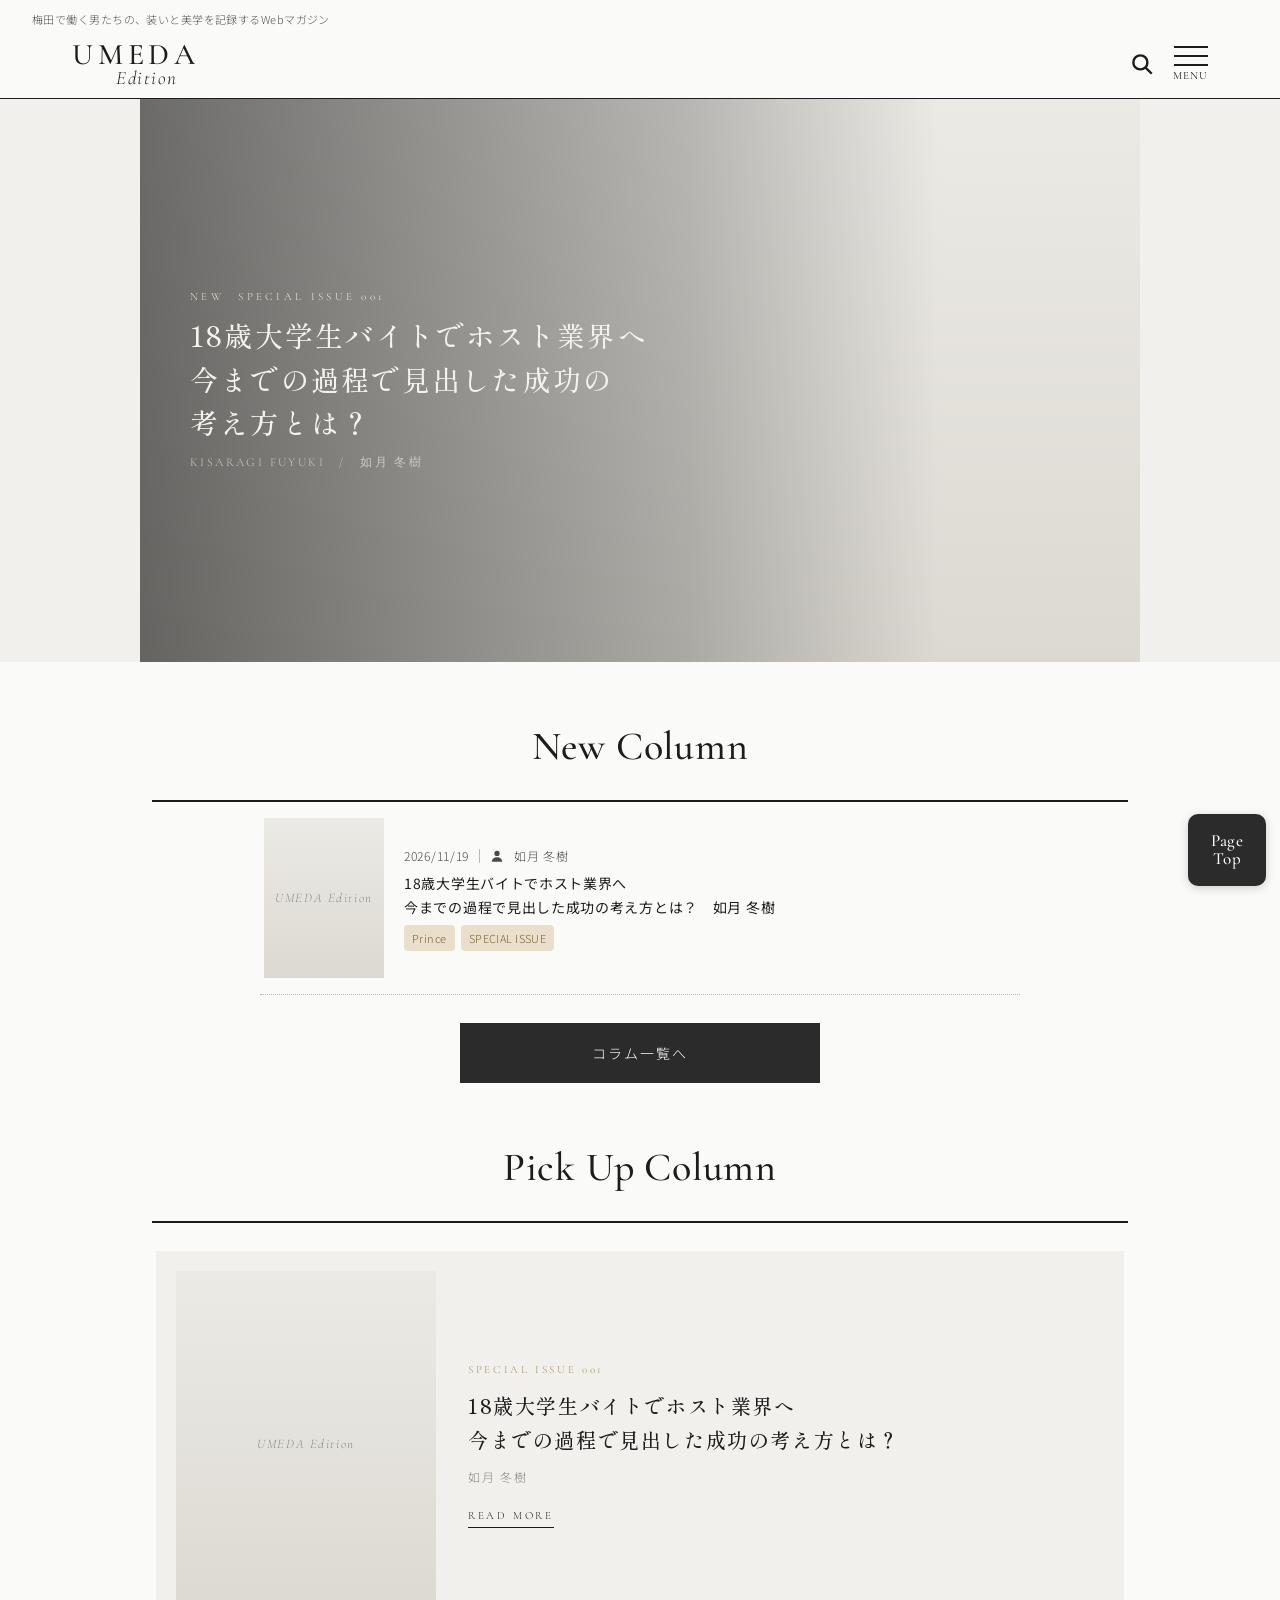
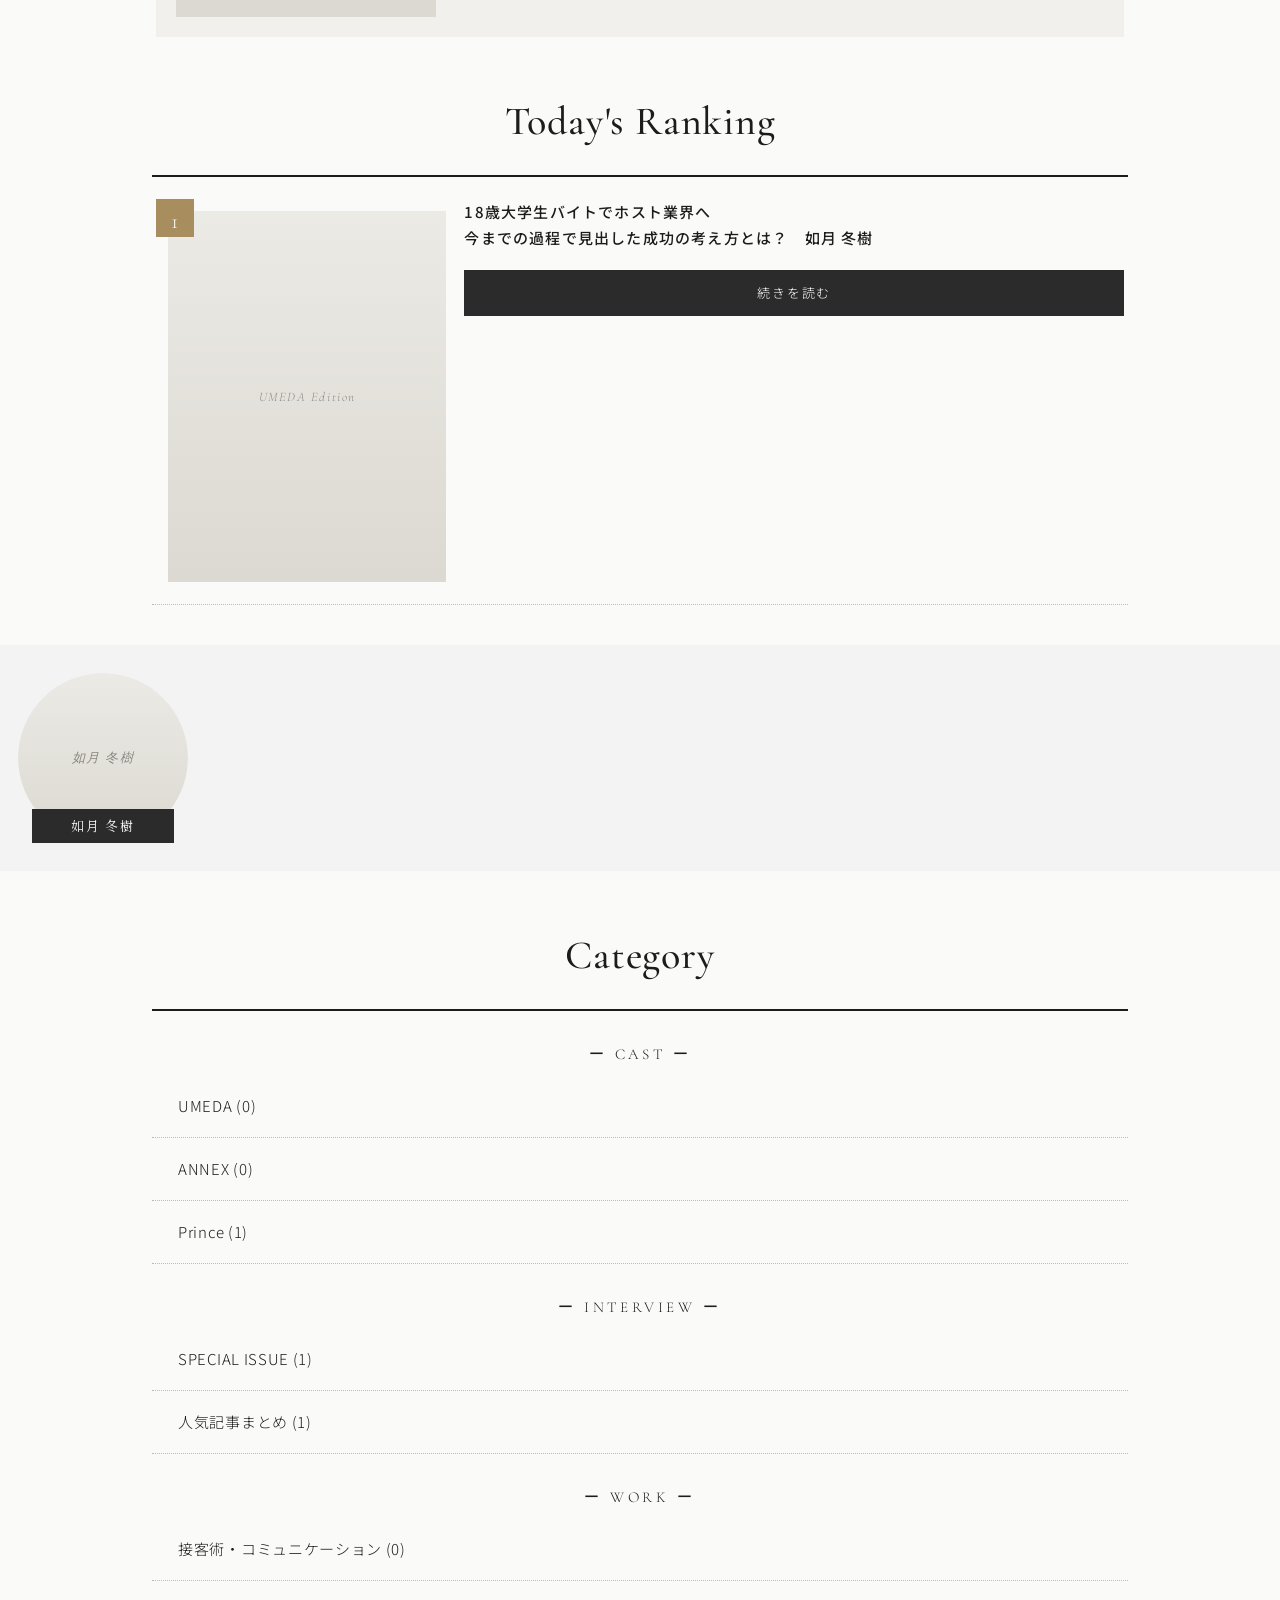
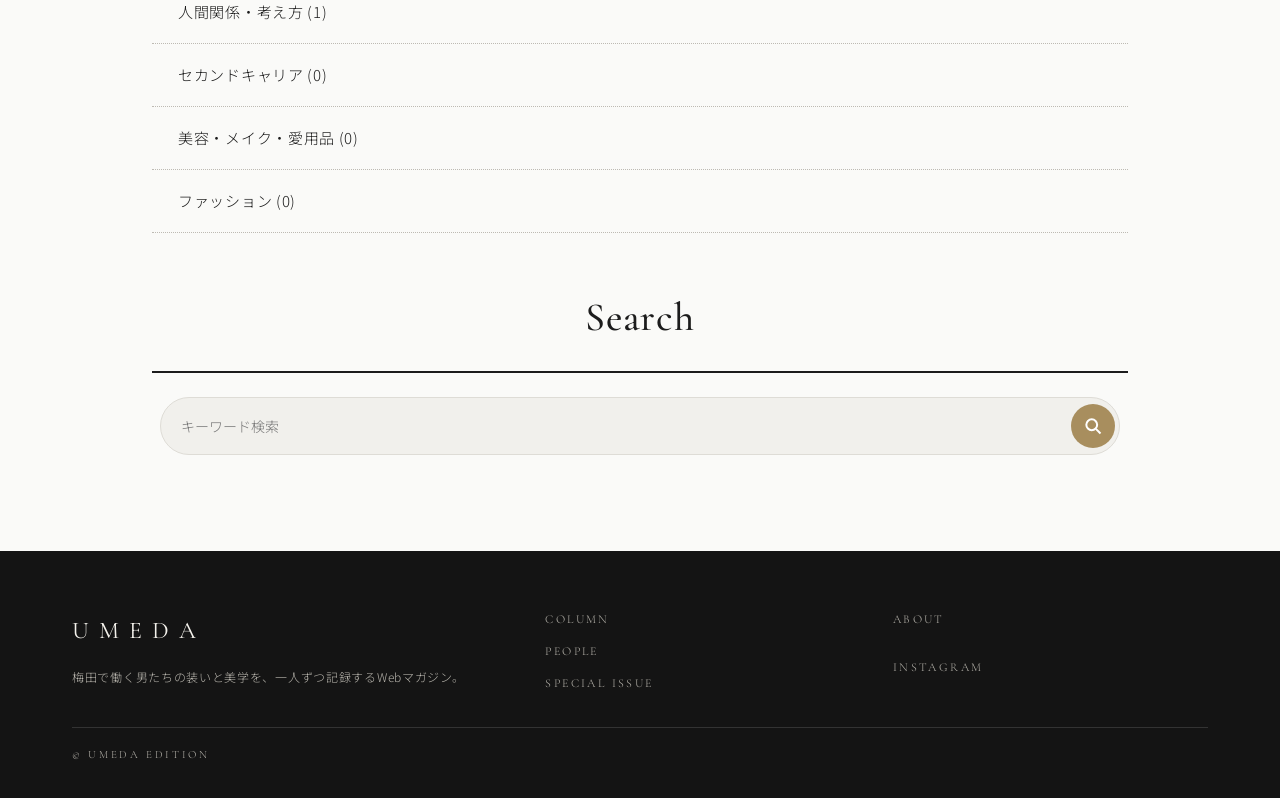
<file: index.html>
<!DOCTYPE html>
<html lang="ja">
<head>
<meta charset="utf-8">
<meta name="viewport" content="width=device-width, initial-scale=1">
<title>UMEDA Edition</title>
<meta name="description" content="梅田で働く男たちの、装いと美学を記録するWebマガジン">
<meta property="og:title" content="UMEDA Edition">
<meta property="og:description" content="梅田で働く男たちの、装いと美学を記録するWebマガジン">
<meta property="og:type" content="website">
<link rel="preconnect" href="https://fonts.googleapis.com">
<link rel="preconnect" href="https://fonts.gstatic.com" crossorigin>
<link href="https://fonts.googleapis.com/css2?family=Shippori+Mincho:wght@400;500;600&family=Cormorant+Garamond:ital,wght@0,300;0,400;0,500;1,300;1,400&family=Noto+Sans+JP:wght@300;400;500&display=swap" rel="stylesheet">
<link rel="stylesheet" href="/style.css">
<!-- 編集画面の招待メール・パスワード再設定のリンクを受け取るためのウィジェット -->
<script src="https://identity.netlify.com/v1/netlify-identity-widget.js"></script>
</head>
<body>
<header class="site">
  <p class="tagline wrap" id="tagline">梅田で働く男たちの、装いと美学を記録するWebマガジン</p>
  <div class="wrap hbar">
    <a class="logo" href="#top" aria-label="UMEDA Edition トップへ"><b>UMEDA</b><i>Edition</i></a>
    <div class="hbtns">
      <button class="iconbtn" type="button" id="searchBtn" aria-label="記事を検索"><svg viewBox="0 0 24 24" fill="none" stroke="currentColor" stroke-width="2.2"><circle cx="10.5" cy="10.5" r="6.5"/><path d="M15.5 15.5L21 21"/></svg></button>
      <button class="iconbtn menu" type="button" id="menuBtn" aria-expanded="false" aria-controls="drawer"><span class="bars"><i></i><i></i><i></i></span><span class="lbl">MENU</span></button>
    </div>
  </div>
</header>
<div class="drawer" id="drawer" hidden>
  <div class="drawer-in">
    <nav id="nav" aria-label="メニュー"></nav>
    <form class="sbox" id="drawerSearch" role="search"><input type="search" id="drawerQ" placeholder="キーワード検索" aria-label="キーワード検索"><button type="submit" aria-label="検索"><svg viewBox="0 0 24 24" fill="none" stroke="currentColor" stroke-width="2.4"><circle cx="10.5" cy="10.5" r="6.5"/><path d="M15.5 15.5L21 21"/></svg></button></form>
  </div>
</div>
<a href="#top" class="pagetop" aria-label="ページの先頭へ">Page<br>Top</a>
<main id="app"><p class="loading">読み込み中…</p></main>
<footer class="site">
  <div class="wrap">
    <div><h4>UMEDA</h4><p style="margin:0">梅田で働く男たちの装いと美学を、一人ずつ記録するWebマガジン。</p></div>
    <ul><li><a href="#columns">COLUMN</a></li><li><a href="#cast">PEOPLE</a></li><li><a href="#special">SPECIAL ISSUE</a></li></ul>
    <ul><li><a href="#about">ABOUT</a></li><li><a id="footIg" href="https://www.instagram.com/">INSTAGRAM</a></li></ul>
    <div class="copy">© UMEDA EDITION</div>
  </div>
</footer>
<script src="/app.js"></script>
<script>
  // 招待メールのリンクから来た人を編集画面へ案内する
  if (window.netlifyIdentity) {
    window.netlifyIdentity.on("init", user => {
      if (!user) window.netlifyIdentity.on("login", () => { document.location.href = "/admin/"; });
    });
  }
</script>
</body>
</html>
</file>
<file: style.css>
:root{
  /* Layout: 白スタジオの誌面。写真は3:4で整列、文字は小さく隅に。スーツ組は整然と、SPECIAL ISSUEだけ黒地とゴールドで差し込む */
  --white:#FAFAF8;
  --paper:#F1F0EC;
  --ink:#1C1C1C;
  --grey:#8A8883;
  --line:#DEDCD6;
  --gold:#A88E5E;
  --display:"Shippori Mincho","Hiragino Mincho ProN","Yu Mincho",serif;
  --latin:"Cormorant Garamond","Times New Roman",serif;
  --body:"Noto Sans JP","Hiragino Sans","Yu Gothic",sans-serif;
  color-scheme:light;
}
*{box-sizing:border-box}
html,body{margin:0}
body{background:var(--white);color:var(--ink);font-family:var(--body);font-weight:300;font-size:14px;line-height:2;letter-spacing:.05em;-webkit-font-smoothing:antialiased}
a{color:inherit;text-decoration:none}
a:focus-visible,button:focus-visible,input:focus-visible,select:focus-visible,textarea:focus-visible{outline:1px solid var(--gold);outline-offset:3px}
svg{display:block;max-width:100%}
h1,h2,h3{font-family:var(--display);font-weight:500;text-wrap:balance;letter-spacing:.08em;margin:0;word-break:auto-phrase;line-break:strict}
.crow .t,.pc-txt h3,.rrow h3,.slide .st h2{word-break:auto-phrase}
.en{font-family:var(--latin);font-weight:300;letter-spacing:.24em;text-transform:uppercase}
.it{font-family:var(--latin);font-style:italic;font-weight:300;letter-spacing:.06em}
.gold{color:var(--gold)}
.wrap{max-width:1200px;margin:0 auto;padding:0 32px}
@media (max-width:600px){.wrap{padding:0 18px}}
.notice{font-size:10px;text-align:center;padding:6px 16px;letter-spacing:.14em;color:var(--grey);border-bottom:1px solid var(--line)}

/* header */
header.site{background:var(--white);position:sticky;top:0;z-index:10;border-bottom:1px solid var(--line)}

.logo{grid-column:2;text-align:center;line-height:1.1}
.logo b{display:block;font-family:var(--latin);font-weight:400;font-size:26px;letter-spacing:.42em;margin-right:-.42em}
.logo small{white-space:nowrap;font-size:9px;letter-spacing:.5em;color:var(--grey);margin-right:-.5em}
nav.main{grid-column:1;grid-row:1;display:flex;gap:26px;font-size:11px}
nav.main a{font-family:var(--latin);letter-spacing:.24em;padding:4px 0;border-bottom:1px solid transparent}
nav.main a:hover,nav.main a[aria-current="page"]{border-color:var(--ink)}
nav.main a.admin-link{color:var(--gold)}
.hright{grid-column:3;display:flex;justify-content:flex-end;gap:16px;align-items:center}
.ig{display:inline-flex;align-items:center;gap:8px;font-family:var(--latin);font-size:12px;letter-spacing:.22em}
.ig svg{width:15px;height:15px}
.menu-toggle-old{display:none;background:none;border:0;font-family:var(--latin);font-size:12px;letter-spacing:.24em;color:var(--ink);cursor:pointer;padding:0}
@media (max-width:860px){
  .logo{grid-column:2}
  .menu-toggle{display:block;grid-column:1;grid-row:1}
  nav.main{display:none;position:absolute;left:0;right:0;top:60px;background:var(--white);flex-direction:column;gap:0;padding:4px 18px 14px;border-bottom:1px solid var(--line)}
  nav.main.open{display:flex}
  nav.main a{padding:12px 0;border-bottom:1px solid var(--line);font-size:13px}
  .ig span{display:none}
}

/* photo frames */
.ph{position:relative;overflow:hidden;background:var(--paper)}
.ph svg{width:100%;height:100%}
.tag-special{position:absolute;top:12px;left:12px;font-family:var(--latin);font-size:10px;letter-spacing:.3em;color:var(--ink);background:rgba(250,250,248,.9);padding:3px 10px}
.cover-cap{position:absolute;left:0;right:0;bottom:0;padding:16px 16px 14px;display:flex;justify-content:space-between;align-items:flex-end;gap:8px;font-family:var(--latin);font-size:11px;letter-spacing:.22em}
.cover-cap.light{color:#F4F2EC}
.cover-cap.top{top:0;bottom:auto;padding:14px 16px}
.cover-cap .nm{font-family:var(--display);font-size:13px;letter-spacing:.2em}

/* hero (special issue) */
.hero{background:#141414;color:#F4F2EC}
.hero .wrap{display:grid;grid-template-columns:1fr 1fr;gap:0;min-height:560px}
.hero .ph{aspect-ratio:3/4;background:#1c1c1c}
.hero .txt{display:flex;flex-direction:column;justify-content:center;gap:22px;padding:48px 56px}
.si-mark{display:flex;align-items:center;gap:14px;color:var(--gold);font-family:var(--latin);font-size:12px;letter-spacing:.4em}
.si-mark::before{content:"";width:36px;height:1px;background:var(--gold)}
.hero h1{font-size:clamp(24px,3vw,34px);line-height:1.7}
.hero .who{font-family:var(--latin);font-size:13px;letter-spacing:.3em;color:#B9B6AE}
.hero p{margin:0;color:#C9C6BE;max-width:28em}
.more{align-self:flex-start;font-family:var(--latin);font-size:12px;letter-spacing:.3em;border-bottom:1px solid currentColor;padding-bottom:3px}
@media (max-width:860px){.hero .wrap{grid-template-columns:1fr;padding:0}.hero .txt{padding:32px 18px 40px}}

/* section */
.sec{padding:72px 0 8px}
.sec-head{display:flex;justify-content:space-between;align-items:flex-end;gap:16px;margin-bottom:32px;flex-wrap:wrap;border-bottom:1px solid var(--ink);padding-bottom:14px}
.sec-head h2{font-family:var(--latin);font-weight:300;font-size:30px;letter-spacing:.3em}
.sec-head p{margin:4px 0 0;font-size:12px;color:var(--grey)}
.filters{display:flex;gap:18px;font-family:var(--latin);font-size:12px;letter-spacing:.22em}
.filters button{background:none;border:0;padding:2px 0;cursor:pointer;color:var(--grey);font:inherit;border-bottom:1px solid transparent}
.filters button[aria-pressed="true"]{color:var(--ink);border-color:var(--ink)}

/* cast grid (IG grid feel) */
.cast-grid{display:grid;grid-template-columns:repeat(3,1fr);gap:4px}
.cast-grid .cell{display:block;position:relative}
.cast-grid .ph{aspect-ratio:3/4}
.cast-grid .cell:hover .ph svg{transform:scale(1.02)}
.cast-grid .ph svg{transition:transform .6s ease}
.below{display:flex;justify-content:space-between;gap:10px;padding:10px 2px 22px;font-size:12px}
.below .no{font-family:var(--latin);letter-spacing:.2em;color:var(--grey)}
.below .role{color:var(--grey);font-size:11px}
@media (max-width:600px){.cast-grid{grid-template-columns:repeat(2,1fr)}.cover-cap{padding:10px;font-size:9px}.cover-cap .nm{font-size:11px}}

/* concept */
.concept{display:grid;grid-template-columns:1fr 1fr;border-top:1px solid var(--line);border-bottom:1px solid var(--line);margin-top:72px}
.concept > div{padding:48px 40px;display:flex;flex-direction:column;gap:12px}
.concept > div + div{border-left:1px solid var(--line)}
.concept h3{font-size:20px;line-height:1.8}
.concept p{margin:0;color:var(--grey);font-size:13px}
.concept .k{font-family:var(--latin);font-size:12px;letter-spacing:.34em}
@media (max-width:760px){.concept{grid-template-columns:1fr}.concept > div + div{border-left:0;border-top:1px solid var(--line)}.concept > div{padding:32px 4px}}

/* features */
.feat-grid{display:grid;grid-template-columns:repeat(3,1fr);gap:28px}
.feat{display:flex;flex-direction:column;gap:12px}
.feat .ph{aspect-ratio:4/5}
.feat .k{font-family:var(--latin);font-size:11px;letter-spacing:.3em;color:var(--gold)}
.feat h3{font-family:var(--latin);font-weight:400;font-size:20px;letter-spacing:.14em;line-height:1.4}
.feat p{margin:0;font-size:12px;color:var(--grey)}
@media (max-width:760px){.feat-grid{grid-template-columns:1fr}}

/* instagram strip */
.igstrip{display:grid;grid-template-columns:repeat(6,1fr);gap:3px}
.igstrip .ph{aspect-ratio:3/4}
@media (max-width:760px){.igstrip{grid-template-columns:repeat(3,1fr)}}

/* article: cast */
.crumb{font-family:var(--latin);font-size:11px;letter-spacing:.2em;color:var(--grey);padding:24px 0 0;display:flex;gap:10px;flex-wrap:wrap}
.crumb a:hover{color:var(--ink)}
.a-cover{display:grid;grid-template-columns:minmax(0,1fr) minmax(0,1fr);gap:56px;align-items:end;padding:32px 0 56px;border-bottom:1px solid var(--line)}
.a-cover .ph{aspect-ratio:3/4}
.a-meta{display:flex;flex-direction:column;gap:18px;padding-bottom:12px}
.a-no{font-family:var(--latin);font-size:56px;font-weight:300;letter-spacing:.06em;line-height:1}
.a-meta h1{font-size:clamp(22px,2.6vw,30px);line-height:1.8}
.a-name{display:flex;flex-direction:column;gap:2px}
.a-name b{font-family:var(--display);font-weight:500;font-size:20px;letter-spacing:.3em}
.a-name span{font-family:var(--latin);font-size:13px;letter-spacing:.34em;color:var(--grey)}
.a-meta .lead{margin:0;color:#4A4946;font-size:14px;line-height:2.1}
.facts{display:grid;grid-template-columns:auto 1fr;gap:4px 20px;font-size:12px;margin:0;border-top:1px solid var(--line);padding-top:14px}
.facts dt{font-family:var(--latin);letter-spacing:.24em;color:var(--grey)}
.facts dd{margin:0}
@media (max-width:860px){.a-cover{grid-template-columns:1fr;gap:28px}}

.a-body{max-width:680px;margin:0 auto;padding:56px 0 24px}
.qa{padding:32px 0;border-bottom:1px solid var(--line)}
.qa h2{font-size:17px;line-height:1.9;display:grid;grid-template-columns:52px minmax(0,1fr);gap:0;align-items:baseline}
.qa h2 .qt{white-space:nowrap;overflow:hidden;display:block;letter-spacing:.04em}
@media (max-width:600px){.qa h2{grid-template-columns:40px minmax(0,1fr)}.qa p{margin-left:40px}}
.qa h2 .q{font-family:var(--latin);font-weight:300;font-size:22px;color:var(--gold);letter-spacing:.1em;line-height:1.5}
.qa p{margin:14px 0 0 52px}
.pull{font-family:var(--display);font-size:clamp(19px,2.2vw,24px);line-height:2;letter-spacing:.12em;text-align:center;padding:56px 0;margin:0;border-bottom:1px solid var(--line)}
.pull::before,.pull::after{content:"";display:block;width:1px;height:28px;background:var(--gold);margin:0 auto 20px}
.pull::after{margin:20px auto 0}
.inline-ph{margin:40px auto;max-width:440px}
.inline-ph .ph{aspect-ratio:3/4}
.inline-ph figcaption{font-size:11px;color:var(--grey);margin-top:8px;font-family:var(--latin);letter-spacing:.14em}

/* special */
.sp-head{background:var(--paper);color:var(--ink)}
.sp-head .wrap{padding-top:40px;padding-bottom:0}
.sp-head .crumb{color:var(--grey);padding-top:0}
.sp-title{text-align:center;padding:40px 0 36px;display:flex;flex-direction:column;align-items:center;gap:16px}
.sp-title .si-mark::after{content:"";width:36px;height:1px;background:var(--gold)}
.sp-title h1{font-size:clamp(24px,3.4vw,38px);line-height:1.7;max-width:20em}
.sp-title .who{font-family:var(--latin);letter-spacing:.34em;color:var(--grey);font-size:13px}
.sp-head .ph{aspect-ratio:16/9;max-width:1100px;margin:0 auto}

.chap{max-width:680px;margin:0 auto;padding:56px 0 8px}
.chap h2{display:flex;flex-direction:column;gap:6px;font-size:20px;line-height:1.8;margin-bottom:20px}
.chap h2 .en{font-size:12px;color:var(--gold)}
.chap p{margin:0 0 1.3em}

/* credit + ig */
.credit{max-width:680px;margin:40px auto 0;background:var(--white);border:1px solid var(--ink);padding:36px 32px;text-align:center;display:flex;flex-direction:column;gap:8px;align-items:center}
.credit .en{font-size:11px;color:var(--grey)}
.credit b{font-family:var(--display);font-weight:500;font-size:20px;letter-spacing:.3em}
.credit .sub{font-size:12px;color:var(--grey)}
.credit .handle{font-family:var(--latin);font-size:15px;letter-spacing:.14em}
.btn-line{display:inline-flex;align-items:center;gap:10px;margin-top:10px;font-family:var(--latin);font-size:12px;letter-spacing:.26em;border:1px solid var(--ink);padding:9px 22px}
.btn-line:hover{background:var(--ink);color:var(--white)}
.related{margin-top:40px}
.disc{max-width:680px;margin:28px auto 0;font-size:10px;color:var(--grey);line-height:1.8;text-align:center}

/* feature article */
.fe-items{display:grid;grid-template-columns:repeat(2,1fr);gap:28px;margin:24px 0}
.fe-items .ph{aspect-ratio:1/1}
.fe-items .cap{font-size:12px;margin-top:8px}
.fe-items .cap b{display:block;font-family:var(--latin);font-weight:400;letter-spacing:.2em;font-size:12px;color:var(--grey)}

/* about */
.about{max-width:720px;margin:0 auto;padding:56px 0}
.about h1{font-family:var(--latin);font-weight:300;font-size:34px;letter-spacing:.3em;margin-bottom:28px}
.about h2{font-size:17px;margin:40px 0 14px;padding-top:16px;border-top:1px solid var(--line)}
.about table{width:100%;border-collapse:collapse;font-size:13px}
.about th,.about td{border-bottom:1px solid var(--line);padding:10px 8px;text-align:left;vertical-align:top;font-weight:300}
.about th{font-family:var(--latin);font-weight:400;letter-spacing:.2em;font-size:12px;white-space:nowrap}
.about .tw{overflow-x:auto}

footer.site{background:#141414;color:#B9B6AE;margin-top:96px;padding:56px 0 32px;font-size:12px}
footer.site .wrap{display:grid;grid-template-columns:1.4fr 1fr 1fr;gap:32px}
footer.site h4{font-family:var(--latin);font-weight:400;font-size:24px;letter-spacing:.42em;color:#F4F2EC;margin:0 0 10px}
footer.site ul{list-style:none;padding:0;margin:0;display:grid;gap:8px;font-family:var(--latin);letter-spacing:.2em}
footer.site a:hover{color:#F4F2EC}
footer.site .copy{grid-column:1/-1;border-top:1px solid #333;padding-top:16px;font-family:var(--latin);letter-spacing:.24em;font-size:11px}
@media (max-width:700px){footer.site .wrap{grid-template-columns:1fr}}


/* ===== maison型レイアウト（ATOMトーン） ===== */
header.site{position:sticky;top:0;z-index:20;background:var(--white);border-bottom:1px solid var(--ink)}
.tagline{margin:0;padding-top:8px;font-size:11px;color:#55534F;letter-spacing:.04em}
.hbar{display:flex;justify-content:space-between;align-items:center;height:68px}
header.site .logo{text-align:left;line-height:.95;display:flex;flex-direction:column}
header.site .logo b{font-family:var(--latin);font-weight:500;font-size:30px;letter-spacing:.16em;margin:0}
header.site .logo i{font-family:var(--latin);font-style:italic;font-size:19px;letter-spacing:.08em;padding-left:44px}
.hbtns{display:flex;gap:18px;align-items:center}
.iconbtn{background:none;border:0;color:var(--ink);cursor:pointer;padding:0;display:flex;flex-direction:column;align-items:center;gap:3px}
.iconbtn svg{width:26px;height:26px}
.iconbtn .bars{display:flex;flex-direction:column;gap:7px;width:34px}
.iconbtn .bars i{display:block;height:2px;background:var(--ink)}
.iconbtn .lbl{font-family:var(--latin);font-size:11px;letter-spacing:.08em}
.drawer{position:fixed;inset:0;z-index:30;background:rgba(20,20,20,.5)}
.drawer[hidden]{display:none}
.drawer-in{position:absolute;top:0;right:0;bottom:0;width:min(360px,86vw);background:var(--white);padding:96px 24px 32px;overflow-y:auto;display:flex;flex-direction:column;gap:24px}
.drawer nav{display:flex;flex-direction:column}
.drawer nav a{padding:14px 0;border-bottom:1px dotted #BDBAB3;font-size:14px}
.drawer nav a .en{font-size:11px;color:var(--grey);margin-left:8px;letter-spacing:.16em}
.drawer nav a.admin-link{color:var(--gold)}
.drawer nav .cap{font-family:var(--latin);font-size:12px;letter-spacing:.24em;color:var(--grey);margin-top:18px}
.sbox{display:flex;align-items:center;background:var(--paper);border-radius:999px;padding:4px 4px 4px 20px;border:1px solid var(--line)}
.sbox input{flex:1;border:0;background:transparent;font:inherit;font-size:14px;color:var(--ink);padding:10px 0;min-width:0}
.sbox input:focus{outline:none}
.sbox:focus-within{outline:1px solid var(--gold)}
.sbox button{width:44px;height:44px;border-radius:50%;border:0;background:var(--gold);color:#fff;display:grid;place-items:center;cursor:pointer;flex:none}
.sbox button svg{width:20px;height:20px}
.pagetop{position:fixed;right:14px;bottom:14px;z-index:15;background:#2B2B2B;color:#fff;border-radius:10px;width:78px;height:72px;display:grid;place-items:center;text-align:center;font-family:var(--latin);font-weight:500;font-size:17px;line-height:1.05;letter-spacing:.02em;box-shadow:0 2px 10px rgba(0,0,0,.18)}

.mx{max-width:1040px;margin:0 auto}
/* slider */
.slider{position:relative;background:var(--paper)}
.slides{display:flex;overflow-x:auto;scroll-snap-type:x mandatory;scrollbar-width:none}
.slides::-webkit-scrollbar{display:none}
.slides{max-width:1000px;margin:0 auto}
.slide{flex:0 0 100%;scroll-snap-align:start;position:relative;display:block;aspect-ratio:16/9}
.slide .ph{position:absolute;inset:0}
.slide .ov{position:absolute;inset:0;background:linear-gradient(90deg,rgba(28,28,28,.62) 0%,rgba(28,28,28,.25) 55%,rgba(28,28,28,0) 80%)}
.slide .st{position:absolute;left:0;top:0;bottom:0;width:min(64%,560px);padding:5% 5%;display:flex;flex-direction:column;justify-content:center;gap:6px;color:#F4F2EC;overflow:hidden}
.slide .st .lab{font-family:var(--latin);font-size:11px;letter-spacing:.3em;color:#F1EBDD}
.slide .st h2{font-size:clamp(15px,2.6vw,28px);line-height:1.55;letter-spacing:.08em;display:-webkit-box;-webkit-line-clamp:3;-webkit-box-orient:vertical;overflow:hidden}
.slide .st .nm{font-family:var(--latin);font-size:clamp(10px,1.2vw,12px);letter-spacing:.2em;color:#CFCBC2;white-space:nowrap;overflow:hidden;text-overflow:ellipsis}
.slide .st .lab{white-space:nowrap;overflow:hidden;text-overflow:ellipsis;font-size:clamp(9px,1.1vw,11px)}
.slide.bn .ph{background:#141414}

.dots{position:absolute;left:0;right:0;bottom:10px;display:flex;justify-content:center;gap:12px}
.dots button{width:9px;height:9px;border-radius:50%;border:0;padding:0;background:rgba(255,255,255,.45);cursor:pointer}
.dots button[aria-current="true"]{background:#fff}

.h-sec{font-family:var(--latin);font-weight:500;font-size:clamp(28px,6vw,40px);letter-spacing:.02em;text-align:center;padding:44px 0 14px;border-bottom:2px solid var(--ink);margin:0}
/* new column list */
.clist{display:grid;grid-template-columns:1fr}
.clist{max-width:760px;margin:0 auto}
.crow{display:grid;grid-template-columns:88px 1fr;gap:14px;padding:14px 4px;border-bottom:1px dotted #BDBAB3;align-items:center}
@media (min-width:700px){.crow{grid-template-columns:120px 1fr;gap:20px;padding:16px 4px}}
.crow .chips .chip:nth-child(n+3){display:none}
.crow .chip{font-size:11px;padding:2px 8px}
.crow .ph{aspect-ratio:3/4}
.crow .meta{font-size:12px;color:#4A4946;display:flex;align-items:center;gap:10px;flex-wrap:wrap}
.crow .meta .sep{width:1px;height:14px;background:#BDBAB3}
.crow .meta svg{width:14px;height:14px}
.crow .t{font-size:14px;line-height:1.65;margin:4px 0 6px;display:-webkit-box;-webkit-line-clamp:3;-webkit-box-orient:vertical;overflow:hidden;font-weight:400}
.chip{display:inline-block;background:#EADFCB;color:#7A6337;font-size:12px;padding:3px 12px;border-radius:4px;letter-spacing:.04em}
.btn-wide{display:block;width:min(100%,360px);margin:28px auto 0;text-align:center;background:#2B2B2B;color:#fff;padding:14px;font-size:14px;letter-spacing:.14em;border:2px solid #2B2B2B}
.btn-wide:hover{background:var(--white);color:var(--ink)}
.prbanner{display:grid;grid-template-columns:1fr auto;align-items:center;gap:16px;margin:24px 4px 0;background:var(--paper);color:var(--ink);padding:22px 24px;border:1px solid var(--ink)}
.prbanner .k{font-family:var(--latin);font-size:11px;letter-spacing:.3em;color:var(--gold)}
.prbanner b{display:block;font-family:var(--display);font-weight:500;font-size:clamp(17px,3vw,22px);letter-spacing:.12em;margin-top:4px}
.prbanner span.s{font-size:11px;color:var(--grey)}
.prbanner .go{font-family:var(--latin);font-size:12px;letter-spacing:.24em;border-bottom:1px solid var(--ink)}
/* pick up */
.pick{display:grid;grid-template-columns:1fr 1fr;gap:14px;padding-top:20px}
.pick a{display:flex;flex-direction:column;gap:8px}
.pick .ph{aspect-ratio:3/4}
.pick h3{font-size:14px;line-height:1.7}
.pick .s{font-family:var(--latin);font-size:11px;letter-spacing:.2em;color:var(--grey)}
/* ranking */
.rrow{display:grid;grid-template-columns:30% 1fr;gap:18px;padding:22px 4px;border-bottom:1px dotted #BDBAB3;position:relative}
.rrow .thumb{position:relative;padding:12px 0 0 12px}
.rrow .ph{aspect-ratio:3/4}
.rrow .badge{position:absolute;top:0;left:0;width:38px;height:38px;display:grid;place-items:center;color:#fff;font-family:var(--latin);font-size:22px;z-index:2}
.rrow h3{font-family:var(--body);font-weight:500;font-size:15px;line-height:1.7;color:var(--ink);display:-webkit-box;-webkit-line-clamp:3;-webkit-box-orient:vertical;overflow:hidden}
.rrow p{margin:8px 0 12px;font-size:13px;color:#55534F;display:-webkit-box;-webkit-line-clamp:2;-webkit-box-orient:vertical;overflow:hidden}
.rrow .readmore{display:block;text-align:center;background:#2B2B2B;color:#fff;padding:10px;font-size:13px;letter-spacing:.14em}
.morecircle{display:grid;place-items:center;width:150px;height:150px;border-radius:50%;background:#111;color:#fff;margin:24px auto 0;border:0;cursor:pointer;font-family:var(--latin);font-style:italic;font-size:30px;line-height:1}
.morecircle svg{width:44px;height:20px;margin-top:-18px}
/* cast circles */
.circles{background:#F2F3F2;margin-top:40px;padding:28px 0}
.circles .row{display:flex;gap:18px;overflow-x:auto;padding:0 18px;scroll-snap-type:x mandatory;scrollbar-width:none}
.circles .row::-webkit-scrollbar{display:none}
.circles a{flex:0 0 auto;width:min(31vw,170px);scroll-snap-align:start;position:relative;display:block}
.circles .ph{aspect-ratio:1/1;border-radius:50%}
.circles .nm{position:absolute;left:8%;right:8%;bottom:0;background:#2B2B2B;color:#fff;text-align:center;font-size:13px;letter-spacing:.14em;padding:4px 0;font-family:var(--display)}
/* category */
.catlist{list-style:none;margin:0;padding:12px 0 0}
.catlist a{display:block;padding:16px 26px;border-bottom:1px dotted #BDBAB3;font-size:15px}
.catlist a:hover{background:var(--paper)}
/* search */
.search-sec{padding:0 4px}
.search-sec .sbox{margin:24px 4px 0}
/* movie */
.movie{margin-top:32px}
.movie .hd{display:flex;align-items:center;gap:10px;padding:0 4px;font-family:var(--latin);font-size:24px;letter-spacing:.06em}
.movie .hd svg{width:42px;height:30px}
.mrow{display:flex;gap:16px;overflow-x:auto;padding:16px 4px 4px;scroll-snap-type:x mandatory;scrollbar-width:none}
.mrow::-webkit-scrollbar{display:none}
.mrow a{flex:0 0 min(78vw,420px);scroll-snap-align:center}
.mrow .ph{aspect-ratio:16/9;border-radius:10px}
.mrow .play{position:absolute;inset:0;display:grid;place-items:center}
.mrow .play i{width:58px;height:40px;border-radius:10px;background:rgba(20,20,20,.75);display:grid;place-items:center}
.mrow .play i::after{content:"";border-left:14px solid #fff;border-top:9px solid transparent;border-bottom:9px solid transparent;margin-left:4px}
.mrow p{margin:10px 0 0;font-size:14px;font-weight:500;line-height:1.7}
/* sns */
.sns{display:flex;justify-content:center;gap:36px;padding:28px 0 8px}
.sns a svg{width:40px;height:40px}
/* list pages */
.lp-head{padding:28px 4px 0}
.lp-head p{margin:10px 0 0;color:var(--grey);font-size:13px;text-align:center}
.a-tags{display:flex;gap:10px;align-items:center;flex-wrap:wrap;font-size:12px;color:var(--grey)}


/* ad slots */
.adslot{position:relative;margin:28px 4px 0}
.adtrack{display:flex;overflow-x:auto;scroll-snap-type:x mandatory;scrollbar-width:none;border:1px solid var(--line)}
.adtrack::-webkit-scrollbar{display:none}
.adcard{flex:0 0 100%;scroll-snap-align:start;display:block;aspect-ratio:16/5;background:var(--paper);position:relative}
.adcard img{width:100%;height:100%;object-fit:cover;display:block}
.adcard .miss{position:absolute;inset:0;display:grid;place-items:center;font-size:12px;color:var(--grey)}
.adlabel{position:absolute;top:6px;left:6px;z-index:2;font-family:var(--latin);font-size:10px;letter-spacing:.2em;background:rgba(250,250,248,.92);color:var(--ink);padding:1px 7px;border:1px solid var(--line)}
.addots{display:flex;justify-content:center;gap:10px;margin-top:10px}
.addots button{width:8px;height:8px;border-radius:50%;border:0;padding:0;background:#CFCCC5;cursor:pointer}
.addots button[aria-current="true"]{background:var(--ink)}
/* ads admin */
.ads-admin{margin-top:56px;border-top:1px solid var(--ink);padding-top:20px}
.ads-admin h2{font-size:20px;margin:4px 0 6px}
.ads-admin .lead{margin:0 0 16px;font-size:12px;color:var(--grey)}
.adrows{display:flex;flex-direction:column;border:1px solid var(--line)}
.adrow{display:grid;grid-template-columns:160px 1fr auto;gap:14px;align-items:center;padding:12px;border-bottom:1px solid var(--line)}
.adrow:last-child{border-bottom:0}
.adrow .th{aspect-ratio:16/5;background:var(--paper);overflow:hidden}
.adrow .th img{width:100%;height:100%;object-fit:cover;display:block}
.adrow .info{font-size:12px;line-height:1.7;min-width:0}
.adrow .info b{font-weight:500;font-size:13px}
.adrow .info a{color:var(--grey);word-break:break-all}
.adrow .ops{display:flex;gap:6px;flex-wrap:wrap;justify-content:flex-end}
.adrow .ops .btn{padding:6px 10px;font-size:11px}
@media (max-width:640px){.adrow{grid-template-columns:1fr}.adrow .ops{justify-content:flex-start}}
.adform{border:1px solid var(--line);padding:18px;margin-top:16px;display:flex;flex-direction:column;gap:6px}
.adform label{font-size:12px;margin-top:6px}
.adform input:not([type=checkbox]),.adform select{width:100%;font:inherit;font-size:13px;color:var(--ink);background:var(--white);border:1px solid var(--line);padding:8px 10px}
.adform .pv{aspect-ratio:16/5;max-width:520px;background:var(--paper);border:1px dashed var(--line);display:grid;place-items:center;font-size:12px;color:var(--grey);overflow:hidden}
.adform .pv img{width:100%;height:100%;object-fit:cover}


.chips{display:flex;flex-wrap:wrap;gap:6px}
.a-tags .chip{margin-right:0}
.catcap{text-align:center;font-family:var(--latin);font-size:15px;letter-spacing:.24em;margin:28px 0 0;color:var(--ink)}
.catgroups .catlist{padding-top:6px}
.catpick{border:1px solid var(--line);padding:10px 14px 12px;margin:12px 0 0}
.catpick legend{font-size:12px;padding:0 6px}
.catpick legend small{color:var(--grey);font-size:11px;margin-left:6px}
.catpick .cg{display:flex;flex-wrap:wrap;gap:4px 16px;align-items:center;padding:6px 0;border-bottom:1px dotted var(--line)}
.catpick .cg:last-child{border-bottom:0}
.catpick .cg > span{font-family:var(--latin);font-size:11px;letter-spacing:.2em;color:var(--grey);width:80px}


/* New Column：カードの列 */
.clist.grid{grid-template-columns:repeat(2,minmax(0,1fr));gap:26px 14px;padding-top:22px}
@media (min-width:700px){.clist.grid{grid-template-columns:repeat(3,minmax(0,1fr));gap:32px 20px}}
@media (min-width:1000px){.clist.grid{grid-template-columns:repeat(4,minmax(0,1fr))}}
.clist.grid .crow{display:flex;flex-direction:column;gap:10px;padding:0;border:0}
.clist.grid .crow .meta{font-size:11px;gap:6px}
.clist.grid .crow .meta svg{width:12px;height:12px}
.clist.grid .crow .meta .sep{height:11px}
.clist.grid .crow .t{font-size:14px;line-height:1.7;margin:6px 0 8px}
.clist.grid .chip{font-size:11px;padding:2px 8px}
.clist.grid .chips .chip:nth-child(n+3){display:none}


/* share + profile */
.sharebox{max-width:680px;margin:40px auto 0;background:#F1EFEA;padding:24px 16px;text-align:center}
.sharebox p{margin:0 0 14px;font-weight:500;font-size:16px;letter-spacing:.08em}
.sb-btns{display:flex;justify-content:center;gap:10px;flex-wrap:wrap}
.sb-btns a,.sb-btns button{border:0;border-radius:999px;padding:12px 0;width:min(44%,200px);font:inherit;font-weight:500;font-size:15px;letter-spacing:.06em;cursor:pointer;text-align:center}
.sb-line{background:#06C755;color:#fff}
.sb-copy{background:#2B2B2B;color:#fff}
.sb-msg{display:block;font-size:12px;color:var(--grey);margin-top:8px;min-height:1em;word-break:break-all}
.profile{max-width:680px;margin:28px auto 0;border-top:1px solid var(--ink);border-bottom:1px solid var(--ink);padding:28px 8px 32px}
.pf-top{display:grid;grid-template-columns:120px 1fr;gap:20px;align-items:center}
.pf-ph{aspect-ratio:1/1;border-radius:50%;overflow:hidden;box-shadow:0 2px 8px rgba(0,0,0,.12)}
.pf-ph svg{width:100%;height:100%}
.pf-name{display:flex;flex-direction:column;gap:12px}
.pf-n{display:flex;align-items:center;gap:8px;font-size:18px;letter-spacing:.06em}
.pf-n svg{width:18px;height:18px}
.pf-ig svg{width:30px;height:30px;margin-left:24px}
.pf-list{margin:24px 0 0;display:grid;gap:4px;font-size:15px}
.pf-list div{display:flex}
.pf-list dt::after{content:"："}
.pf-list dd{margin:0}


.qaedit{border:1px solid var(--line);padding:10px 14px 14px;margin:12px 0 0;display:flex;flex-direction:column;gap:4px}
.qaedit legend{font-size:12px;padding:0 6px}
.qaedit legend small{color:var(--grey);font-size:11px;margin-left:6px}
.qaslot{display:flex;flex-direction:column;gap:4px;padding:8px 0 12px;border-bottom:1px dotted var(--line)}


/* Pick Up：流れるカード */
.pickslot .adtrack{border:0;gap:0}
.pickcard{flex:0 0 100%;scroll-snap-align:start;display:grid;grid-template-columns:42% 1fr;gap:18px;align-items:center;background:var(--paper);padding:14px}
.pickcard .ph{aspect-ratio:3/4}
.pc-txt{display:flex;flex-direction:column;gap:8px;min-width:0}
.pc-txt .s{font-family:var(--latin);font-size:11px;letter-spacing:.24em;color:var(--gold)}
.pc-txt h3{font-size:16px;line-height:1.7}
.pc-txt .nm{font-size:12px;color:var(--grey);letter-spacing:.14em}
.pc-txt p{margin:0;font-size:12px;color:#55534F;line-height:1.8;display:-webkit-box;-webkit-line-clamp:3;-webkit-box-orient:vertical;overflow:hidden}
.pc-txt .go{font-family:var(--latin);font-size:11px;letter-spacing:.24em;border-bottom:1px solid var(--ink);align-self:flex-start}
@media (min-width:700px){.pickcard{grid-template-columns:260px 1fr;gap:32px;padding:20px}.pc-txt h3{font-size:20px}.pc-txt p{font-size:13px}}


.pimg{width:100%;height:100%;object-fit:cover;display:block}
/* people admin */
.prow .th{aspect-ratio:1/1;width:72px;border-radius:50%;overflow:hidden;background:var(--paper)}
.prow .th img,.prow .th svg{width:100%;height:100%;object-fit:cover;display:block}
.adrow.prow{grid-template-columns:72px 1fr auto}
@media (max-width:640px){.adrow.prow{grid-template-columns:72px 1fr}.adrow.prow .ops{grid-column:1/-1}}
.pickp{background:var(--paper);padding:10px 12px;border:1px solid var(--line);margin-bottom:6px}


.imgedit{border:1px solid var(--line);padding:10px 14px 14px;margin:12px 0 0}
.imgedit legend{font-size:12px;padding:0 6px}
.imgedit legend small{color:var(--grey);font-size:11px;margin-left:6px}
.imgslots{display:grid;grid-template-columns:repeat(auto-fill,minmax(110px,1fr));gap:10px;margin:6px 0 10px}
.imgslot{display:flex;flex-direction:column;gap:4px}
.imgslot .im{aspect-ratio:3/4;background:var(--paper);overflow:hidden;border:1px solid var(--line)}
.imgslot .lb{font-size:11px;color:var(--grey)}
.imgslot .ops{display:flex;gap:4px}
.imgslot .ops .btn{padding:3px 8px;font-size:11px}
.imgadd{display:inline-block;cursor:pointer}


.imgslot .im{display:block;width:100%;padding:0;cursor:zoom-in;position:relative}
.imgslot .im .zoom{position:absolute;right:4px;bottom:4px;font-size:10px;background:rgba(250,250,248,.9);padding:0 6px;border:1px solid var(--line);color:var(--ink)}
.imgslot .im.up{cursor:default;position:relative}
.imgslot .im.up img{opacity:.45}
.imgslot .im.up span{position:absolute;inset:0;display:grid;place-items:center;font-size:11px;color:var(--ink)}
.lightbox{position:fixed;inset:0;z-index:50;background:rgba(20,20,20,.88);display:grid;place-items:center;padding:24px}
.lightbox[hidden]{display:none}
.lb-in{max-width:min(92vw,900px);display:flex;flex-direction:column;align-items:center;gap:10px}
.lb-in img{max-width:100%;max-height:80vh;object-fit:contain;background:#fff}
.lb-in p{margin:0;color:#ECE8E0;font-size:12px;letter-spacing:.1em}
.lb-x,.lb-prev,.lb-next{position:absolute;background:rgba(255,255,255,.12);border:1px solid rgba(255,255,255,.4);color:#fff;cursor:pointer;font-size:26px;line-height:1;width:48px;height:48px;border-radius:50%}
.lb-x{top:16px;right:16px}
.lb-prev{left:16px;top:50%;transform:translateY(-50%)}
.lb-next{right:16px;top:50%;transform:translateY(-50%)}


.pv-bar{display:flex;flex-wrap:wrap;gap:12px 20px;align-items:center;position:sticky;top:110px;z-index:5;background:var(--white);padding:8px 0;border-bottom:1px solid var(--line)}
.pv-bar .en{font-size:12px;color:var(--grey)}
.pv-tabs{display:flex;border:1px solid var(--ink)}
.pv-tabs button{background:var(--white);border:0;padding:7px 14px;font:inherit;font-size:12px;cursor:pointer;color:var(--ink)}
.pv-tabs button[aria-selected="true"],.pv-tabs button[aria-pressed="true"]{background:var(--ink);color:var(--white)}
.pv-note{font-size:11px;color:var(--grey);margin:8px 0 12px}
.pv-frame{margin:0 auto;border:1px solid var(--line);background:var(--white);overflow:hidden}
.pv-frame.phone{max-width:390px;box-shadow:0 4px 24px rgba(0,0,0,.08);border-radius:18px;padding:10px 0}
.pv-frame.pc{max-width:100%}
.pv-frame .wrap{padding:0 14px}
.pv-covers{display:flex;flex-direction:column;gap:28px;padding:14px}
.pv-h{margin:0 0 8px;font-size:13px;font-weight:500;border-left:3px solid var(--gold);padding-left:8px}
.pv-h small{font-size:11px;color:var(--grey);margin-left:8px;font-weight:300}
.pv-blk .slide{flex:0 0 100%}
.pv-jump{display:flex;flex-wrap:wrap;gap:8px}
@media (max-width:860px){.pv-bar{top:96px}}


/* スマホ幅プレビュー：画面幅ではなく枠の幅に合わせてスマホ用の見た目にする */
.pv-frame.phone .slide .st{width:66%;padding:18px 16px}
.pv-frame.phone .slide .st h2{font-size:15px}
.pv-frame.phone .slide .st .nm{font-size:10px}
.pv-frame.phone .slide .st .lab{font-size:9px}
.pv-frame.phone .pickcard{grid-template-columns:42% 1fr;gap:14px;padding:12px}
.pv-frame.phone .pc-txt h3{font-size:15px}
.pv-frame.phone .pc-txt p{font-size:12px}
.pv-frame.phone .crow{grid-template-columns:88px 1fr;gap:14px}
.pv-frame.phone .cast-grid{grid-template-columns:repeat(2,1fr)!important}
.pv-frame.phone .cover-cap{padding:8px;font-size:8px;letter-spacing:.14em}
.pv-frame.phone .cover-cap .nm{font-size:10px}
.pv-frame.phone .tag-special{font-size:8px;padding:2px 6px;top:8px;left:8px}
.pv-frame.phone .a-cover{grid-template-columns:1fr;gap:24px}
.pv-frame.phone .sp-title h1{font-size:21px;letter-spacing:.04em}
.pv-frame.phone .a-no{font-size:40px}
.pv-frame.phone .fe-items{grid-template-columns:1fr 1fr;gap:14px}
.pv-frame.phone .pf-top{grid-template-columns:96px 1fr}
.pv-frame.phone .rrow{grid-template-columns:30% 1fr}


.imgedit .sub{margin:10px 0 6px;font-size:12px;font-weight:500}
.imgedit .sub small{font-weight:300;color:var(--grey);font-size:11px;margin-left:6px}
.bnedit{padding-bottom:12px;border-bottom:1px dotted var(--line);margin-bottom:4px}
.bn-row{display:flex;gap:12px;align-items:flex-end;flex-wrap:wrap}
.bn-pv{width:min(100%,320px);aspect-ratio:16/9;background:var(--paper);border:1px solid var(--line);padding:0;position:relative;overflow:hidden;cursor:zoom-in}
.bn-pv:disabled{cursor:default}
.bn-pv .zoom{position:absolute;right:4px;bottom:4px;font-size:10px;background:rgba(250,250,248,.9);padding:0 6px;border:1px solid var(--line)}
.bn-pv .ph-empty{position:absolute;inset:0;display:grid;place-items:center;font-size:11px;color:var(--grey)}
.bn-ops{display:flex;gap:8px}

.ph.natural,.sp-head .ph.natural,.pv-frame.phone .sp-head .ph.natural{aspect-ratio:auto!important;height:auto}
.ph.natural .pimg{height:auto;object-fit:initial}
.sp-head .ph.narrow{max-width:520px}
@media (max-width:600px){.sp-title h1{font-size:21px;letter-spacing:.04em}}

/* 記事上部：スライダーと同じ「写真＋文字」のヒーロー。最低16:9、文字が多いときは高さが伸びる */
.sp-hero{position:relative;max-width:1000px;margin:8px auto 0;color:#F4F2EC;overflow:hidden;background:#2B2826}
.sp-hero::before{content:"";display:block;float:left;padding-top:56.25%}
.sp-hero::after{content:"";display:block;clear:both}
.sp-hero .ph{position:absolute;inset:0;aspect-ratio:auto!important;max-width:none;margin:0;height:auto}
.sp-hero .ov{position:absolute;inset:0;background:linear-gradient(90deg,rgba(28,28,28,.66) 0%,rgba(28,28,28,.3) 60%,rgba(28,28,28,0) 85%)}
.sp-hero .st{position:relative;width:min(70%,620px);padding:7% 6%;display:flex;flex-direction:column;justify-content:center;gap:10px;min-height:100%}
.sp-hero .lab{font-family:var(--latin);font-size:clamp(9px,1.1vw,12px);letter-spacing:.3em;color:#F1EBDD}
.sp-hero h1{font-size:clamp(17px,2.8vw,32px);line-height:1.6;letter-spacing:.06em;color:#fff}
.sp-hero .nm{font-family:var(--latin);font-size:clamp(10px,1.2vw,13px);letter-spacing:.2em;color:#DDD8CE}
.sp-head{padding-bottom:0}
.pv-frame.phone .sp-hero h1{font-size:17px}
.pv-frame.phone .sp-hero .lab{font-size:9px}
.pv-frame.phone .sp-hero .nm{font-size:10px}
.pv-frame.phone .sp-hero .st{width:72%}


.reviewbox{margin-top:16px;border:1px solid var(--gold);background:#FBF8F1;padding:14px}
.rv-h{margin:0 0 4px;font-size:13px;font-weight:500}
.rv-note{margin:4px 0;font-size:11px;color:var(--grey);line-height:1.7}
.rv-row{display:flex;gap:8px;flex-wrap:wrap;margin-top:8px}
.rv-row input{flex:1 1 260px;font-size:12px!important}
.rv-msg{margin:6px 0 0;font-size:12px;color:#5F7A4E;min-height:1em}
.rv-banner{background:#2B2B2B;color:#fff;padding:12px 18px;display:flex;flex-direction:column;gap:2px;text-align:center}
.rv-banner b{font-weight:500;letter-spacing:.1em}
.rv-banner span{font-size:12px;color:#D8D4CC}

/* admin */
.admin{padding:44px 0 0}
.admin-head{display:flex;justify-content:space-between;align-items:flex-end;gap:16px;flex-wrap:wrap;margin-bottom:20px;border-bottom:1px solid var(--ink);padding-bottom:14px}
.admin-head h1{font-size:24px}
.admin-head p{margin:4px 0 0;color:var(--grey);font-size:12px}
.note{font-size:12px;background:var(--paper);border-left:2px solid var(--grey);padding:8px 14px;margin:0 0 16px}
.note.ok{border-color:var(--gold)}
.admin-grid{display:grid;grid-template-columns:minmax(0,1fr) minmax(0,1.15fr);gap:28px;align-items:start}
@media (max-width:980px){.admin-grid{grid-template-columns:1fr}}
.admin-list{overflow-x:auto;border:1px solid var(--line)}
.admin-list table{width:100%;border-collapse:collapse;font-size:12px}
.admin-list th{text-align:left;font-weight:400;font-family:var(--latin);font-size:11px;letter-spacing:.2em;color:var(--grey);padding:10px 12px;border-bottom:1px solid var(--line);white-space:nowrap}
.admin-list td{padding:10px 12px;border-bottom:1px solid var(--line);vertical-align:top;line-height:1.6}
.admin-list td.num{font-variant-numeric:tabular-nums;white-space:nowrap}
.admin-list tr.sel{background:var(--paper)}
.linkbtn{background:none;border:0;padding:0;font:inherit;color:var(--ink);text-align:left;cursor:pointer;text-decoration:underline;text-decoration-color:var(--line);text-underline-offset:4px}
.linkbtn:hover{text-decoration-color:var(--ink)}
.pill{display:inline-block;font-size:10px;letter-spacing:.08em;padding:0 8px;border:1px solid var(--line);border-radius:999px;margin:0 4px 2px 0;white-space:nowrap}
.pill.pub{background:var(--ink);color:var(--white);border-color:var(--ink)}
.pill.draft{border-style:dashed;color:var(--grey)}
.pill.sp{border-color:var(--gold);color:var(--gold)}
.admin-form{border:1px solid var(--line);padding:22px}
.admin-form .empty{margin:0;color:var(--grey);font-size:12px}
.admin-form form{display:flex;flex-direction:column;gap:6px}
.admin-form label{font-size:12px;margin-top:8px}
.admin-form label small{color:var(--grey);font-size:11px;margin-left:6px}
.admin-form input:not([type=checkbox]),.admin-form select,.admin-form textarea{width:100%;font:inherit;font-weight:400;font-size:13px;color:var(--ink);background:var(--white);border:1px solid var(--line);padding:8px 10px;border-radius:0;line-height:1.7}
.admin-form textarea{resize:vertical}
.g2{display:grid;grid-template-columns:1fr 1fr;gap:0 12px}
.g3{display:grid;grid-template-columns:repeat(3,1fr);gap:0 12px}
@media (max-width:560px){.g2,.g3{grid-template-columns:1fr}}
.chk{display:flex;gap:8px;align-items:center;font-size:12px}
.checks{border-top:1px solid var(--line);margin-top:14px;padding-top:10px}
.checks p{margin:0;font-family:var(--latin);font-size:11px;letter-spacing:.24em;color:var(--grey)}
.checks .chk{margin-top:6px}
.actions{display:flex;flex-wrap:wrap;gap:10px;align-items:center;margin-top:16px}
.btn{font:inherit;font-size:12px;letter-spacing:.14em;padding:9px 18px;border:1px solid var(--ink);background:transparent;color:var(--ink);cursor:pointer}
.btn.primary{background:var(--ink);color:var(--white)}
.btn.ghost{border-color:transparent;text-decoration:underline;text-underline-offset:4px}
.btn.danger{border-color:#9E4040;color:#9E4040;margin-left:auto}
.btn:disabled{opacity:.5;cursor:wait}
.confirm{font-size:12px;flex-basis:100%}
.form-err{color:#9E4040;font-size:12px;margin:6px 0 0;min-height:1em}
.preview{margin-top:56px;border-top:1px solid var(--ink);padding-top:20px}
.preview > .en{font-size:12px;color:var(--grey)}
.preview .wrap{padding:0}
.preview .sp-head .wrap{padding:24px 18px 0}

@media (prefers-reduced-motion:reduce){.cast-grid .ph svg{transition:none}}

/* ===== 外部公開版の追加分 ===== */
.noimg{width:100%;height:100%;display:grid;place-items:center;background:linear-gradient(180deg,#ECEAE5,#DCD9D2)}
.noimg span{font-family:var(--latin);font-style:italic;font-size:13px;letter-spacing:.12em;color:#8A8883;text-align:center;padding:0 8px}
.empty-msg,.loading{text-align:center;color:var(--grey);padding:48px 16px;font-size:13px}
.fe-h{font-size:20px;line-height:1.7;margin:40px 0 14px;padding-top:16px;border-top:1px solid var(--ink)}
.slide .ph .noimg span{color:#fff}
.pf-ph .noimg,.circles .noimg{border-radius:50%}
.slide .noimg span,.sp-hero .noimg span{display:none}
</file>
